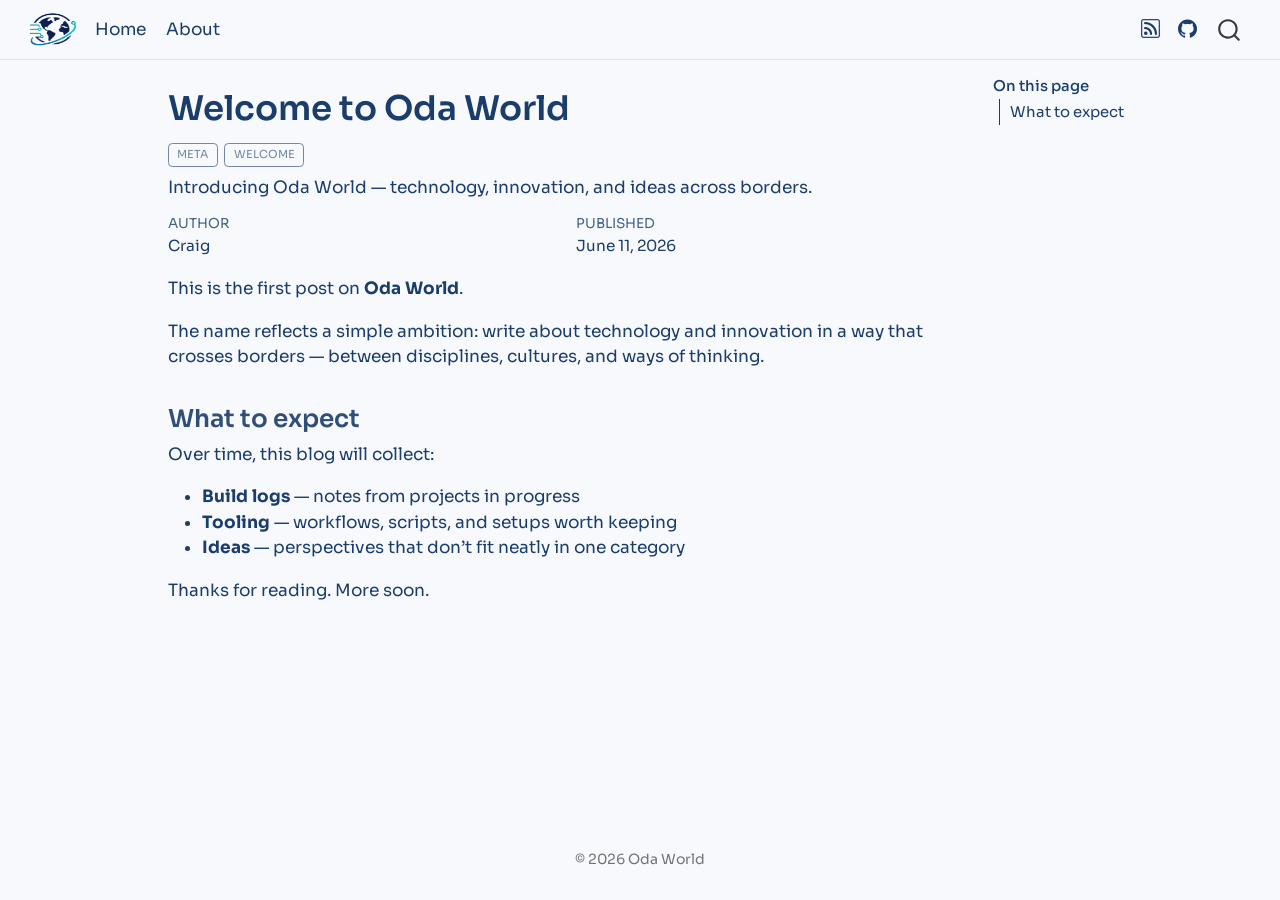
<file: posts/welcome/index.html>
<!DOCTYPE html>
<html xmlns="http://www.w3.org/1999/xhtml" lang="en" xml:lang="en"><head>

<meta charset="utf-8">
<meta name="generator" content="quarto-1.9.38">

<meta name="viewport" content="width=device-width, initial-scale=1.0, user-scalable=yes">

<meta name="author" content="Craig">
<meta name="dcterms.date" content="2026-06-11">
<meta name="description" content="Introducing Oda World — technology, innovation, and ideas across borders.">

<title>Welcome to Oda World – Oda World</title>
<style>
/* Default styles provided by pandoc.
** See https://pandoc.org/MANUAL.html#variables-for-html for config info.
*/
code{white-space: pre-wrap;}
span.smallcaps{font-variant: small-caps;}
div.columns{display: flex; gap: min(4vw, 1.5em);}
div.column{flex: auto; overflow-x: auto;}
div.hanging-indent{margin-left: 1.5em; text-indent: -1.5em;}
ul.task-list{list-style: none;}
ul.task-list li input[type="checkbox"] {
  width: 0.8em;
  margin: 0 0.8em 0.2em -1em; /* quarto-specific, see https://github.com/quarto-dev/quarto-cli/issues/4556 */ 
  vertical-align: middle;
}
</style>


<script src="../../site_libs/quarto-nav/quarto-nav.js"></script>
<script src="../../site_libs/quarto-nav/headroom.min.js"></script>
<script src="../../site_libs/clipboard/clipboard.min.js"></script>
<script src="../../site_libs/quarto-search/autocomplete.umd.js"></script>
<script src="../../site_libs/quarto-search/fuse.min.js"></script>
<script src="../../site_libs/quarto-search/quarto-search.js"></script>
<meta name="quarto:offset" content="../../">
<link href="../../assets/logo-square.png" rel="icon" type="image/png">
<script src="../../site_libs/quarto-html/quarto.js" type="module"></script>
<script src="../../site_libs/quarto-html/tabsets/tabsets.js" type="module"></script>
<script src="../../site_libs/quarto-html/popper.min.js"></script>
<script src="../../site_libs/quarto-html/tippy.umd.min.js"></script>
<script src="../../site_libs/quarto-html/anchor.min.js"></script>
<link href="../../site_libs/quarto-html/tippy.css" rel="stylesheet">
<link href="../../site_libs/quarto-html/quarto-syntax-highlighting-ec3b804cdb3b7409c1d07811eb5e63be.css" rel="stylesheet" class="quarto-color-scheme" id="quarto-text-highlighting-styles">
<link href="../../site_libs/quarto-html/quarto-syntax-highlighting-dark-f2fb246f5715f30f7e7a33bdda2de2f0.css" rel="stylesheet" class="quarto-color-scheme quarto-color-alternate" id="quarto-text-highlighting-styles">
<link href="../../site_libs/quarto-html/quarto-syntax-highlighting-ec3b804cdb3b7409c1d07811eb5e63be.css" rel="stylesheet" class="quarto-color-scheme-extra" id="quarto-text-highlighting-styles">
<script src="../../site_libs/bootstrap/bootstrap.min.js"></script>
<link href="../../site_libs/bootstrap/bootstrap-icons.css" rel="stylesheet">
<link href="../../site_libs/bootstrap/bootstrap-700ef504f88b1f4df9567ce62f693ea5.min.css" rel="stylesheet" append-hash="true" class="quarto-color-scheme" id="quarto-bootstrap" data-mode="light">
<link href="../../site_libs/bootstrap/bootstrap-dark-0d2ace8f2503fb34771148d027219e57.min.css" rel="stylesheet" append-hash="true" class="quarto-color-scheme quarto-color-alternate" id="quarto-bootstrap" data-mode="light">
<link href="../../site_libs/bootstrap/bootstrap-700ef504f88b1f4df9567ce62f693ea5.min.css" rel="stylesheet" append-hash="true" class="quarto-color-scheme-extra" id="quarto-bootstrap" data-mode="light">
<script id="quarto-search-options" type="application/json">{
  "location": "navbar",
  "copy-button": false,
  "collapse-after": 3,
  "panel-placement": "end",
  "type": "overlay",
  "limit": 50,
  "keyboard-shortcut": [
    "f",
    "/",
    "s"
  ],
  "show-item-context": false,
  "language": {
    "search-no-results-text": "No results",
    "search-matching-documents-text": "matching documents",
    "search-copy-link-title": "Copy link to search",
    "search-hide-matches-text": "Hide additional matches",
    "search-more-match-text": "more match in this document",
    "search-more-matches-text": "more matches in this document",
    "search-clear-button-title": "Clear",
    "search-text-placeholder": "",
    "search-detached-cancel-button-title": "Cancel",
    "search-submit-button-title": "Submit",
    "search-label": "Search"
  }
}</script>
<style>html{ scroll-behavior: smooth; }</style>


<link rel="stylesheet" href="../../styles.css">
</head>

<body class="nav-fixed quarto-light">

<div id="quarto-search-results"></div>
  <header id="quarto-header" class="headroom fixed-top">
    <nav class="navbar navbar-expand-lg " data-bs-theme="dark">
      <div class="navbar-container container-fluid">
      <div class="navbar-brand-container mx-auto">
    <a href="../../index.html" class="navbar-brand navbar-brand-logo">
    <img src="../../assets/logo-square.png" alt="Oda World" class="navbar-logo light-content">
    <img src="../../assets/logo-square.png" alt="Oda World" class="navbar-logo dark-content">
    </a>
  </div>
            <div id="quarto-search" class="" title="Search"></div>
          <button class="navbar-toggler" type="button" data-bs-toggle="collapse" data-bs-target="#navbarCollapse" aria-controls="navbarCollapse" role="menu" aria-expanded="false" aria-label="Toggle navigation" onclick="if (window.quartoToggleHeadroom) { window.quartoToggleHeadroom(); }">
  <span class="navbar-toggler-icon"></span>
</button>
          <div class="collapse navbar-collapse" id="navbarCollapse">
            <ul class="navbar-nav navbar-nav-scroll me-auto">
  <li class="nav-item">
    <a class="nav-link" href="../../index.html"> 
<span class="menu-text">Home</span></a>
  </li>  
  <li class="nav-item">
    <a class="nav-link" href="../../about.html"> 
<span class="menu-text">About</span></a>
  </li>  
</ul>
            <ul class="navbar-nav navbar-nav-scroll ms-auto">
  <li class="nav-item compact">
    <a class="nav-link" href="../../index.xml"> <i class="bi bi-rss" role="img">
</i> 
<span class="menu-text"></span></a>
  </li>  
  <li class="nav-item compact">
    <a class="nav-link" href="https://github.com/codetricity"> <i class="bi bi-github" role="img">
</i> 
<span class="menu-text"></span></a>
  </li>  
</ul>
          </div> <!-- /navcollapse -->
            <div class="quarto-navbar-tools">
</div>
      </div> <!-- /container-fluid -->
    </nav>
</header>
<!-- content -->
<div id="quarto-content" class="quarto-container page-columns page-rows-contents page-layout-article page-navbar">
<!-- sidebar -->
<!-- margin-sidebar -->
    <div id="quarto-margin-sidebar" class="sidebar margin-sidebar">
        <nav id="TOC" role="doc-toc" class="toc-active">
    <h2 id="toc-title">On this page</h2>
   
  <ul>
  <li><a href="#what-to-expect" id="toc-what-to-expect" class="nav-link active" data-scroll-target="#what-to-expect">What to expect</a></li>
  </ul>
</nav>
    </div>
<!-- main -->
<main class="content" id="quarto-document-content">

<header id="title-block-header" class="quarto-title-block default">
<div class="quarto-title">
<h1 class="title">Welcome to Oda World</h1>
  <div class="quarto-categories">
    <div class="quarto-category">meta</div>
    <div class="quarto-category">welcome</div>
  </div>
  </div>

<div>
  <div class="description">
    Introducing Oda World — technology, innovation, and ideas across borders.
  </div>
</div>


<div class="quarto-title-meta">

    <div>
    <div class="quarto-title-meta-heading">Author</div>
    <div class="quarto-title-meta-contents">
             <p>Craig </p>
          </div>
  </div>
    
    <div>
    <div class="quarto-title-meta-heading">Published</div>
    <div class="quarto-title-meta-contents">
      <p class="date">June 11, 2026</p>
    </div>
  </div>
  
    
  </div>
  


</header>


<p>This is the first post on <strong>Oda World</strong>.</p>
<p>The name reflects a simple ambition: write about technology and innovation in a way that crosses borders — between disciplines, cultures, and ways of thinking.</p>
<section id="what-to-expect" class="level3">
<h3 class="anchored" data-anchor-id="what-to-expect">What to expect</h3>
<p>Over time, this blog will collect:</p>
<ul>
<li><strong>Build logs</strong> — notes from projects in progress</li>
<li><strong>Tooling</strong> — workflows, scripts, and setups worth keeping</li>
<li><strong>Ideas</strong> — perspectives that don’t fit neatly in one category</li>
</ul>
<p>Thanks for reading. More soon.</p>


</section>

</main> <!-- /main -->
<script id="quarto-html-after-body" type="application/javascript">
  window.document.addEventListener("DOMContentLoaded", function (event) {
    const icon = "";
    const anchorJS = new window.AnchorJS();
    anchorJS.options = {
      placement: 'right',
      icon: icon
    };
    anchorJS.add('.anchored');
    const isCodeAnnotation = (el) => {
      for (const clz of el.classList) {
        if (clz.startsWith('code-annotation-')) {                     
          return true;
        }
      }
      return false;
    }
    const onCopySuccess = function(e) {
      // button target
      const button = e.trigger;
      // don't keep focus
      button.blur();
      // flash "checked"
      button.classList.add('code-copy-button-checked');
      var currentTitle = button.getAttribute("title");
      button.setAttribute("title", "Copied!");
      let tooltip;
      if (window.bootstrap) {
        button.setAttribute("data-bs-toggle", "tooltip");
        button.setAttribute("data-bs-placement", "left");
        button.setAttribute("data-bs-title", "Copied!");
        tooltip = new bootstrap.Tooltip(button, 
          { trigger: "manual", 
            customClass: "code-copy-button-tooltip",
            offset: [0, -8]});
        tooltip.show();    
      }
      setTimeout(function() {
        if (tooltip) {
          tooltip.hide();
          button.removeAttribute("data-bs-title");
          button.removeAttribute("data-bs-toggle");
          button.removeAttribute("data-bs-placement");
        }
        button.setAttribute("title", currentTitle);
        button.classList.remove('code-copy-button-checked');
      }, 1000);
      // clear code selection
      e.clearSelection();
    }
    const getTextToCopy = function(trigger) {
      const outerScaffold = trigger.parentElement.cloneNode(true);
      const codeEl = outerScaffold.querySelector('code');
      for (const childEl of codeEl.children) {
        if (isCodeAnnotation(childEl)) {
          childEl.remove();
        }
      }
      return codeEl.innerText;
    }
    const clipboard = new window.ClipboardJS('.code-copy-button:not([data-in-quarto-modal])', {
      text: getTextToCopy
    });
    clipboard.on('success', onCopySuccess);
    if (window.document.getElementById('quarto-embedded-source-code-modal')) {
      const clipboardModal = new window.ClipboardJS('.code-copy-button[data-in-quarto-modal]', {
        text: getTextToCopy,
        container: window.document.getElementById('quarto-embedded-source-code-modal')
      });
      clipboardModal.on('success', onCopySuccess);
    }
      var localhostRegex = new RegExp(/^(?:http|https):\/\/localhost\:?[0-9]*\//);
      var mailtoRegex = new RegExp(/^mailto:/);
        var filterRegex = new RegExp("https:\/\/codetricity\.github\.io");
      var isInternal = (href) => {
          return filterRegex.test(href) || localhostRegex.test(href) || mailtoRegex.test(href);
      }
      // Inspect non-navigation links and adorn them if external
     var links = window.document.querySelectorAll('a[href]:not(.nav-link):not(.navbar-brand):not(.toc-action):not(.sidebar-link):not(.sidebar-item-toggle):not(.pagination-link):not(.no-external):not([aria-hidden]):not(.dropdown-item):not(.quarto-navigation-tool):not(.about-link)');
      for (var i=0; i<links.length; i++) {
        const link = links[i];
        if (!isInternal(link.href)) {
          // undo the damage that might have been done by quarto-nav.js in the case of
          // links that we want to consider external
          if (link.dataset.originalHref !== undefined) {
            link.href = link.dataset.originalHref;
          }
        }
      }
    function tippyHover(el, contentFn, onTriggerFn, onUntriggerFn) {
      const config = {
        allowHTML: true,
        maxWidth: 500,
        delay: 100,
        arrow: false,
        appendTo: function(el) {
            return el.parentElement;
        },
        interactive: true,
        interactiveBorder: 10,
        theme: 'quarto',
        placement: 'bottom-start',
      };
      if (contentFn) {
        config.content = contentFn;
      }
      if (onTriggerFn) {
        config.onTrigger = onTriggerFn;
      }
      if (onUntriggerFn) {
        config.onUntrigger = onUntriggerFn;
      }
      window.tippy(el, config); 
    }
    const noterefs = window.document.querySelectorAll('a[role="doc-noteref"]');
    for (var i=0; i<noterefs.length; i++) {
      const ref = noterefs[i];
      tippyHover(ref, function() {
        // use id or data attribute instead here
        let href = ref.getAttribute('data-footnote-href') || ref.getAttribute('href');
        try { href = new URL(href).hash; } catch {}
        const id = href.replace(/^#\/?/, "");
        const note = window.document.getElementById(id);
        if (note) {
          return note.innerHTML;
        } else {
          return "";
        }
      });
    }
    const xrefs = window.document.querySelectorAll('a.quarto-xref');
    const processXRef = (id, note) => {
      // Strip column container classes
      const stripColumnClz = (el) => {
        el.classList.remove("page-full", "page-columns");
        if (el.children) {
          for (const child of el.children) {
            stripColumnClz(child);
          }
        }
      }
      stripColumnClz(note)
      if (id === null || id.startsWith('sec-')) {
        // Special case sections, only their first couple elements
        const container = document.createElement("div");
        if (note.children && note.children.length > 2) {
          container.appendChild(note.children[0].cloneNode(true));
          for (let i = 1; i < note.children.length; i++) {
            const child = note.children[i];
            if (child.tagName === "P" && child.innerText === "") {
              continue;
            } else {
              container.appendChild(child.cloneNode(true));
              break;
            }
          }
          if (window.Quarto?.typesetMath) {
            window.Quarto.typesetMath(container);
          }
          return container.innerHTML
        } else {
          if (window.Quarto?.typesetMath) {
            window.Quarto.typesetMath(note);
          }
          return note.innerHTML;
        }
      } else {
        // Remove any anchor links if they are present
        const anchorLink = note.querySelector('a.anchorjs-link');
        if (anchorLink) {
          anchorLink.remove();
        }
        if (window.Quarto?.typesetMath) {
          window.Quarto.typesetMath(note);
        }
        if (note.classList.contains("callout")) {
          return note.outerHTML;
        } else {
          return note.innerHTML;
        }
      }
    }
    for (var i=0; i<xrefs.length; i++) {
      const xref = xrefs[i];
      tippyHover(xref, undefined, function(instance) {
        instance.disable();
        let url = xref.getAttribute('href');
        let hash = undefined; 
        if (url.startsWith('#')) {
          hash = url;
        } else {
          try { hash = new URL(url).hash; } catch {}
        }
        if (hash) {
          const id = hash.replace(/^#\/?/, "");
          const note = window.document.getElementById(id);
          if (note !== null) {
            try {
              const html = processXRef(id, note.cloneNode(true));
              instance.setContent(html);
            } finally {
              instance.enable();
              instance.show();
            }
          } else {
            // See if we can fetch this
            fetch(url.split('#')[0])
            .then(res => res.text())
            .then(html => {
              const parser = new DOMParser();
              const htmlDoc = parser.parseFromString(html, "text/html");
              const note = htmlDoc.getElementById(id);
              if (note !== null) {
                const html = processXRef(id, note);
                instance.setContent(html);
              } 
            }).finally(() => {
              instance.enable();
              instance.show();
            });
          }
        } else {
          // See if we can fetch a full url (with no hash to target)
          // This is a special case and we should probably do some content thinning / targeting
          fetch(url)
          .then(res => res.text())
          .then(html => {
            const parser = new DOMParser();
            const htmlDoc = parser.parseFromString(html, "text/html");
            const note = htmlDoc.querySelector('main.content');
            if (note !== null) {
              // This should only happen for chapter cross references
              // (since there is no id in the URL)
              // remove the first header
              if (note.children.length > 0 && note.children[0].tagName === "HEADER") {
                note.children[0].remove();
              }
              const html = processXRef(null, note);
              instance.setContent(html);
            } 
          }).finally(() => {
            instance.enable();
            instance.show();
          });
        }
      }, function(instance) {
      });
    }
        let selectedAnnoteEl;
        const selectorForAnnotation = ( cell, annotation) => {
          let cellAttr = 'data-code-cell="' + cell + '"';
          let lineAttr = 'data-code-annotation="' +  annotation + '"';
          const selector = 'span[' + cellAttr + '][' + lineAttr + ']';
          return selector;
        }
        const selectCodeLines = (annoteEl) => {
          const doc = window.document;
          const targetCell = annoteEl.getAttribute("data-target-cell");
          const targetAnnotation = annoteEl.getAttribute("data-target-annotation");
          const annoteSpan = window.document.querySelector(selectorForAnnotation(targetCell, targetAnnotation));
          const lines = annoteSpan.getAttribute("data-code-lines").split(",");
          const lineIds = lines.map((line) => {
            return targetCell + "-" + line;
          })
          let top = null;
          let height = null;
          let parent = null;
          if (lineIds.length > 0) {
              //compute the position of the single el (top and bottom and make a div)
              const el = window.document.getElementById(lineIds[0]);
              top = el.offsetTop;
              height = el.offsetHeight;
              parent = el.parentElement.parentElement;
            if (lineIds.length > 1) {
              const lastEl = window.document.getElementById(lineIds[lineIds.length - 1]);
              const bottom = lastEl.offsetTop + lastEl.offsetHeight;
              height = bottom - top;
            }
            if (top !== null && height !== null && parent !== null) {
              // cook up a div (if necessary) and position it 
              let div = window.document.getElementById("code-annotation-line-highlight");
              if (div === null) {
                div = window.document.createElement("div");
                div.setAttribute("id", "code-annotation-line-highlight");
                div.style.position = 'absolute';
                parent.appendChild(div);
              }
              div.style.top = top - 2 + "px";
              div.style.height = height + 4 + "px";
              div.style.left = 0;
              let gutterDiv = window.document.getElementById("code-annotation-line-highlight-gutter");
              if (gutterDiv === null) {
                gutterDiv = window.document.createElement("div");
                gutterDiv.setAttribute("id", "code-annotation-line-highlight-gutter");
                gutterDiv.style.position = 'absolute';
                const codeCell = window.document.getElementById(targetCell);
                const gutter = codeCell.querySelector('.code-annotation-gutter');
                gutter.appendChild(gutterDiv);
              }
              gutterDiv.style.top = top - 2 + "px";
              gutterDiv.style.height = height + 4 + "px";
            }
            selectedAnnoteEl = annoteEl;
          }
        };
        const unselectCodeLines = () => {
          const elementsIds = ["code-annotation-line-highlight", "code-annotation-line-highlight-gutter"];
          elementsIds.forEach((elId) => {
            const div = window.document.getElementById(elId);
            if (div) {
              div.remove();
            }
          });
          selectedAnnoteEl = undefined;
        };
          // Handle positioning of the toggle
      window.addEventListener(
        "resize",
        throttle(() => {
          elRect = undefined;
          if (selectedAnnoteEl) {
            selectCodeLines(selectedAnnoteEl);
          }
        }, 10)
      );
      function throttle(fn, ms) {
      let throttle = false;
      let timer;
        return (...args) => {
          if(!throttle) { // first call gets through
              fn.apply(this, args);
              throttle = true;
          } else { // all the others get throttled
              if(timer) clearTimeout(timer); // cancel #2
              timer = setTimeout(() => {
                fn.apply(this, args);
                timer = throttle = false;
              }, ms);
          }
        };
      }
        // Attach click handler to the DT
        const annoteDls = window.document.querySelectorAll('dt[data-target-cell]');
        for (const annoteDlNode of annoteDls) {
          annoteDlNode.addEventListener('click', (event) => {
            const clickedEl = event.target;
            if (clickedEl !== selectedAnnoteEl) {
              unselectCodeLines();
              const activeEl = window.document.querySelector('dt[data-target-cell].code-annotation-active');
              if (activeEl) {
                activeEl.classList.remove('code-annotation-active');
              }
              selectCodeLines(clickedEl);
              clickedEl.classList.add('code-annotation-active');
            } else {
              // Unselect the line
              unselectCodeLines();
              clickedEl.classList.remove('code-annotation-active');
            }
          });
        }
    const findCites = (el) => {
      const parentEl = el.parentElement;
      if (parentEl) {
        const cites = parentEl.dataset.cites;
        if (cites) {
          return {
            el,
            cites: cites.split(' ')
          };
        } else {
          return findCites(el.parentElement)
        }
      } else {
        return undefined;
      }
    };
    var bibliorefs = window.document.querySelectorAll('a[role="doc-biblioref"]');
    for (var i=0; i<bibliorefs.length; i++) {
      const ref = bibliorefs[i];
      const citeInfo = findCites(ref);
      if (citeInfo) {
        tippyHover(citeInfo.el, function() {
          var popup = window.document.createElement('div');
          citeInfo.cites.forEach(function(cite) {
            var citeDiv = window.document.createElement('div');
            citeDiv.classList.add('hanging-indent');
            citeDiv.classList.add('csl-entry');
            var biblioDiv = window.document.getElementById('ref-' + cite);
            if (biblioDiv) {
              citeDiv.innerHTML = biblioDiv.innerHTML;
            }
            popup.appendChild(citeDiv);
          });
          return popup.innerHTML;
        });
      }
    }
  });
  </script>
</div> <!-- /content -->
<footer class="footer">
  <div class="nav-footer">
    <div class="nav-footer-left">
      &nbsp;
    </div>   
    <div class="nav-footer-center">
<p>© 2026 Oda World</p>
</div>
    <div class="nav-footer-right">
      &nbsp;
    </div>
  </div>
</footer>




<script src="../../site_libs/quarto-html/zenscroll-min.js"></script>
</body></html>
</file>
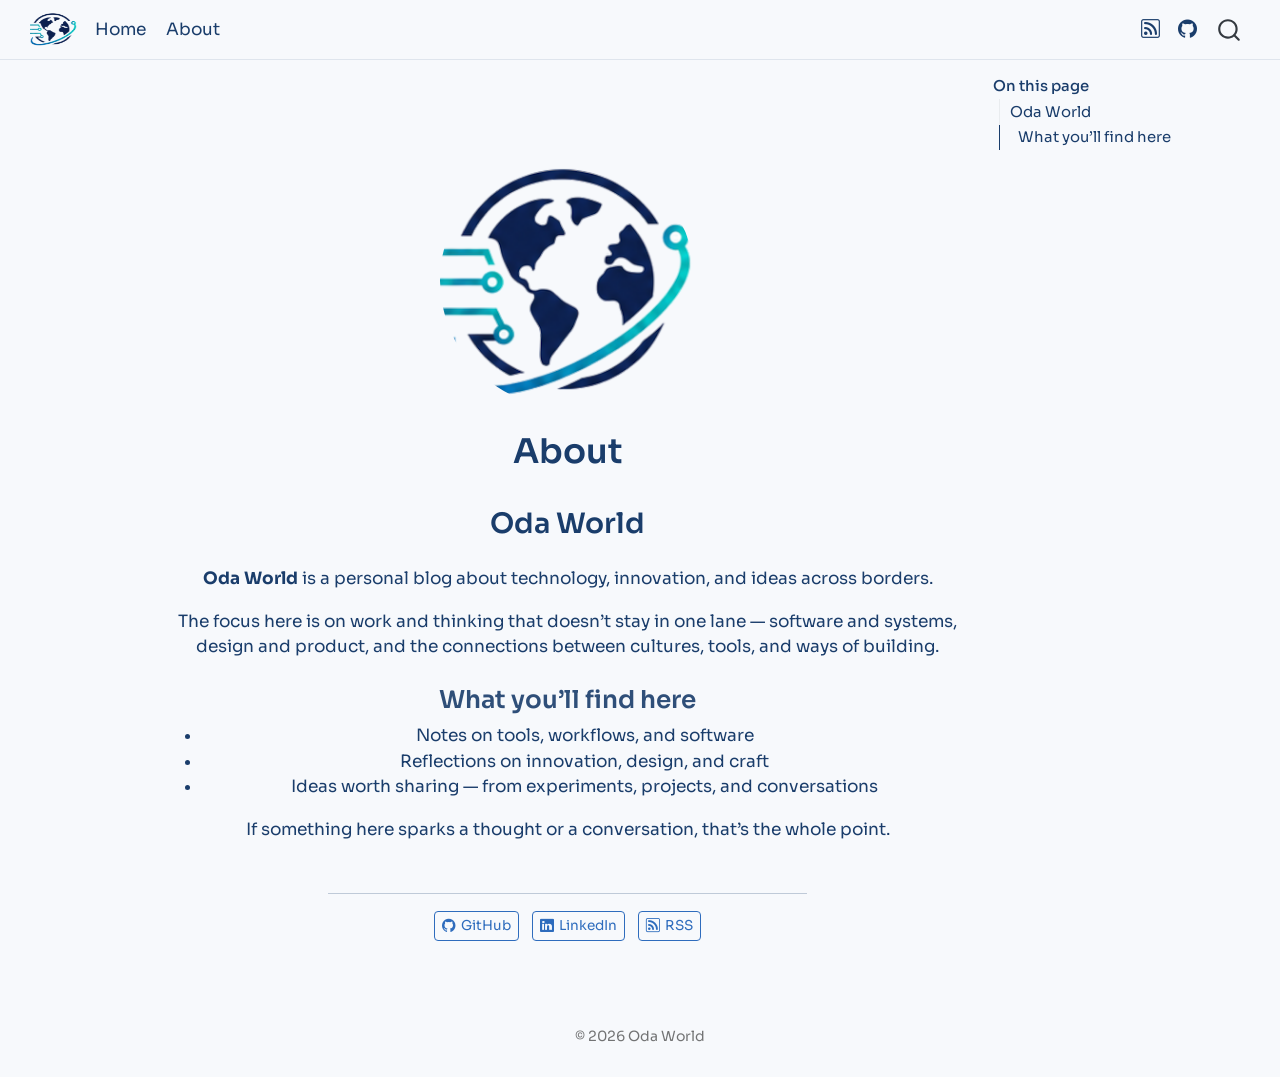
<file: about.html>
<!DOCTYPE html>
<html xmlns="http://www.w3.org/1999/xhtml" lang="en" xml:lang="en"><head>

<meta charset="utf-8">
<meta name="generator" content="quarto-1.9.38">

<meta name="viewport" content="width=device-width, initial-scale=1.0, user-scalable=yes">


<title>About – Oda World</title>
<style>
/* Default styles provided by pandoc.
** See https://pandoc.org/MANUAL.html#variables-for-html for config info.
*/
code{white-space: pre-wrap;}
span.smallcaps{font-variant: small-caps;}
div.columns{display: flex; gap: min(4vw, 1.5em);}
div.column{flex: auto; overflow-x: auto;}
div.hanging-indent{margin-left: 1.5em; text-indent: -1.5em;}
ul.task-list{list-style: none;}
ul.task-list li input[type="checkbox"] {
  width: 0.8em;
  margin: 0 0.8em 0.2em -1em; /* quarto-specific, see https://github.com/quarto-dev/quarto-cli/issues/4556 */ 
  vertical-align: middle;
}
</style>


<script src="site_libs/quarto-nav/quarto-nav.js"></script>
<script src="site_libs/quarto-nav/headroom.min.js"></script>
<script src="site_libs/clipboard/clipboard.min.js"></script>
<script src="site_libs/quarto-search/autocomplete.umd.js"></script>
<script src="site_libs/quarto-search/fuse.min.js"></script>
<script src="site_libs/quarto-search/quarto-search.js"></script>
<meta name="quarto:offset" content="./">
<link href="./assets/favicon.ico" rel="icon">
<script src="site_libs/quarto-html/quarto.js" type="module"></script>
<script src="site_libs/quarto-html/tabsets/tabsets.js" type="module"></script>
<script src="site_libs/quarto-html/popper.min.js"></script>
<script src="site_libs/quarto-html/tippy.umd.min.js"></script>
<link href="site_libs/quarto-html/tippy.css" rel="stylesheet">
<link href="site_libs/quarto-html/quarto-syntax-highlighting-ec3b804cdb3b7409c1d07811eb5e63be.css" rel="stylesheet" class="quarto-color-scheme" id="quarto-text-highlighting-styles">
<link href="site_libs/quarto-html/quarto-syntax-highlighting-dark-f2fb246f5715f30f7e7a33bdda2de2f0.css" rel="stylesheet" class="quarto-color-scheme quarto-color-alternate" id="quarto-text-highlighting-styles">
<link href="site_libs/quarto-html/quarto-syntax-highlighting-ec3b804cdb3b7409c1d07811eb5e63be.css" rel="stylesheet" class="quarto-color-scheme-extra" id="quarto-text-highlighting-styles">
<script src="site_libs/bootstrap/bootstrap.min.js"></script>
<link href="site_libs/bootstrap/bootstrap-icons.css" rel="stylesheet">
<link href="site_libs/bootstrap/bootstrap-700ef504f88b1f4df9567ce62f693ea5.min.css" rel="stylesheet" append-hash="true" class="quarto-color-scheme" id="quarto-bootstrap" data-mode="light">
<link href="site_libs/bootstrap/bootstrap-dark-0d2ace8f2503fb34771148d027219e57.min.css" rel="stylesheet" append-hash="true" class="quarto-color-scheme quarto-color-alternate" id="quarto-bootstrap" data-mode="light">
<link href="site_libs/bootstrap/bootstrap-700ef504f88b1f4df9567ce62f693ea5.min.css" rel="stylesheet" append-hash="true" class="quarto-color-scheme-extra" id="quarto-bootstrap" data-mode="light">
<script id="quarto-search-options" type="application/json">{
  "location": "navbar",
  "copy-button": false,
  "collapse-after": 3,
  "panel-placement": "end",
  "type": "overlay",
  "limit": 50,
  "keyboard-shortcut": [
    "f",
    "/",
    "s"
  ],
  "show-item-context": false,
  "language": {
    "search-no-results-text": "No results",
    "search-matching-documents-text": "matching documents",
    "search-copy-link-title": "Copy link to search",
    "search-hide-matches-text": "Hide additional matches",
    "search-more-match-text": "more match in this document",
    "search-more-matches-text": "more matches in this document",
    "search-clear-button-title": "Clear",
    "search-text-placeholder": "",
    "search-detached-cancel-button-title": "Cancel",
    "search-submit-button-title": "Submit",
    "search-label": "Search"
  }
}</script>
<style>html{ scroll-behavior: smooth; }</style>


<link rel="stylesheet" href="styles.css">
</head>

<body class="nav-fixed quarto-light">

<div id="quarto-search-results"></div>
  <header id="quarto-header" class="headroom fixed-top">
    <nav class="navbar navbar-expand-lg " data-bs-theme="dark">
      <div class="navbar-container container-fluid">
      <div class="navbar-brand-container mx-auto">
    <a href="./index.html" class="navbar-brand navbar-brand-logo">
    <img src="./assets/logo-square.png" alt="Oda World" class="navbar-logo light-content">
    <img src="./assets/logo-square.png" alt="Oda World" class="navbar-logo dark-content">
    </a>
  </div>
            <div id="quarto-search" class="" title="Search"></div>
          <button class="navbar-toggler" type="button" data-bs-toggle="collapse" data-bs-target="#navbarCollapse" aria-controls="navbarCollapse" role="menu" aria-expanded="false" aria-label="Toggle navigation" onclick="if (window.quartoToggleHeadroom) { window.quartoToggleHeadroom(); }">
  <span class="navbar-toggler-icon"></span>
</button>
          <div class="collapse navbar-collapse" id="navbarCollapse">
            <ul class="navbar-nav navbar-nav-scroll me-auto">
  <li class="nav-item">
    <a class="nav-link" href="./index.html"> 
<span class="menu-text">Home</span></a>
  </li>  
  <li class="nav-item">
    <a class="nav-link active" href="./about.html" aria-current="page"> 
<span class="menu-text">About</span></a>
  </li>  
</ul>
            <ul class="navbar-nav navbar-nav-scroll ms-auto">
  <li class="nav-item compact">
    <a class="nav-link" href="./index.xml"> <i class="bi bi-rss" role="img">
</i> 
<span class="menu-text"></span></a>
  </li>  
  <li class="nav-item compact">
    <a class="nav-link" href="https://github.com/codetricity"> <i class="bi bi-github" role="img">
</i> 
<span class="menu-text"></span></a>
  </li>  
</ul>
          </div> <!-- /navcollapse -->
            <div class="quarto-navbar-tools">
</div>
      </div> <!-- /container-fluid -->
    </nav>
</header>
<!-- content -->
<div id="quarto-content" class="quarto-container page-columns page-rows-contents page-layout-article page-navbar">
<!-- sidebar -->
<!-- margin-sidebar -->
    <div id="quarto-margin-sidebar" class="sidebar margin-sidebar">
        <nav id="TOC" role="doc-toc" class="toc-active">
    <h2 id="toc-title">On this page</h2>
  <ul>
  <li><a href="#oda-world" id="toc-oda-world" class="nav-link active" data-scroll-target="#oda-world">Oda World</a>
  <ul class="collapse">
  <li><a href="#what-youll-find-here" id="toc-what-youll-find-here" class="nav-link" data-scroll-target="#what-youll-find-here">What you’ll find here</a></li>
  </ul></li>
  </ul>
</nav>
    </div>
<!-- main -->
<div class="quarto-about-jolla">
  <img src="assets/logo-square.png" class="about-image
  round " style="height: 15em; width: 15em;">
 <header id="title-block-header" class="quarto-title-block default">
<div class="quarto-title">
<h1 class="title">About</h1>
</div>
<div class="quarto-title-meta">
  </div>
</header><main class="content" id="quarto-document-content">

<section id="oda-world" class="level2">
<h2 data-anchor-id="oda-world">Oda World</h2>
<p><strong>Oda World</strong> is a personal blog about technology, innovation, and ideas across borders.</p>
<p>The focus here is on work and thinking that doesn’t stay in one lane — software and systems, design and product, and the connections between cultures, tools, and ways of building.</p>
<section id="what-youll-find-here" class="level3">
<h3 data-anchor-id="what-youll-find-here">What you’ll find here</h3>
<ul>
<li>Notes on tools, workflows, and software</li>
<li>Reflections on innovation, design, and craft</li>
<li>Ideas worth sharing — from experiments, projects, and conversations</li>
</ul>
<p>If something here sparks a thought or a conversation, that’s the whole point.</p>


</section>
</section>
</main> 
  <hr class="about-sep">
   <div class="about-links">
  <a href="https://github.com/codetricity" class="about-link" rel="" target="">
    <i class="bi bi-github"></i>
     <span class="about-link-text">GitHub</span>
  </a>
  <a href="https://www.linkedin.com/in/craigoda/" class="about-link" rel="" target="">
    <i class="bi bi-linkedin"></i>
     <span class="about-link-text">LinkedIn</span>
  </a>
  <a href="/index.xml" class="about-link" rel="" target="">
    <i class="bi bi-rss"></i>
     <span class="about-link-text">RSS</span>
  </a>
</div>
</div>
 <!-- /main -->
<script id="quarto-html-after-body" type="application/javascript">
  window.document.addEventListener("DOMContentLoaded", function (event) {
    const isCodeAnnotation = (el) => {
      for (const clz of el.classList) {
        if (clz.startsWith('code-annotation-')) {                     
          return true;
        }
      }
      return false;
    }
    const onCopySuccess = function(e) {
      // button target
      const button = e.trigger;
      // don't keep focus
      button.blur();
      // flash "checked"
      button.classList.add('code-copy-button-checked');
      var currentTitle = button.getAttribute("title");
      button.setAttribute("title", "Copied!");
      let tooltip;
      if (window.bootstrap) {
        button.setAttribute("data-bs-toggle", "tooltip");
        button.setAttribute("data-bs-placement", "left");
        button.setAttribute("data-bs-title", "Copied!");
        tooltip = new bootstrap.Tooltip(button, 
          { trigger: "manual", 
            customClass: "code-copy-button-tooltip",
            offset: [0, -8]});
        tooltip.show();    
      }
      setTimeout(function() {
        if (tooltip) {
          tooltip.hide();
          button.removeAttribute("data-bs-title");
          button.removeAttribute("data-bs-toggle");
          button.removeAttribute("data-bs-placement");
        }
        button.setAttribute("title", currentTitle);
        button.classList.remove('code-copy-button-checked');
      }, 1000);
      // clear code selection
      e.clearSelection();
    }
    const getTextToCopy = function(trigger) {
      const outerScaffold = trigger.parentElement.cloneNode(true);
      const codeEl = outerScaffold.querySelector('code');
      for (const childEl of codeEl.children) {
        if (isCodeAnnotation(childEl)) {
          childEl.remove();
        }
      }
      return codeEl.innerText;
    }
    const clipboard = new window.ClipboardJS('.code-copy-button:not([data-in-quarto-modal])', {
      text: getTextToCopy
    });
    clipboard.on('success', onCopySuccess);
    if (window.document.getElementById('quarto-embedded-source-code-modal')) {
      const clipboardModal = new window.ClipboardJS('.code-copy-button[data-in-quarto-modal]', {
        text: getTextToCopy,
        container: window.document.getElementById('quarto-embedded-source-code-modal')
      });
      clipboardModal.on('success', onCopySuccess);
    }
      var localhostRegex = new RegExp(/^(?:http|https):\/\/localhost\:?[0-9]*\//);
      var mailtoRegex = new RegExp(/^mailto:/);
        var filterRegex = new RegExp("https:\/\/codetricity\.github\.io");
      var isInternal = (href) => {
          return filterRegex.test(href) || localhostRegex.test(href) || mailtoRegex.test(href);
      }
      // Inspect non-navigation links and adorn them if external
     var links = window.document.querySelectorAll('a[href]:not(.nav-link):not(.navbar-brand):not(.toc-action):not(.sidebar-link):not(.sidebar-item-toggle):not(.pagination-link):not(.no-external):not([aria-hidden]):not(.dropdown-item):not(.quarto-navigation-tool):not(.about-link)');
      for (var i=0; i<links.length; i++) {
        const link = links[i];
        if (!isInternal(link.href)) {
          // undo the damage that might have been done by quarto-nav.js in the case of
          // links that we want to consider external
          if (link.dataset.originalHref !== undefined) {
            link.href = link.dataset.originalHref;
          }
        }
      }
    function tippyHover(el, contentFn, onTriggerFn, onUntriggerFn) {
      const config = {
        allowHTML: true,
        maxWidth: 500,
        delay: 100,
        arrow: false,
        appendTo: function(el) {
            return el.parentElement;
        },
        interactive: true,
        interactiveBorder: 10,
        theme: 'quarto',
        placement: 'bottom-start',
      };
      if (contentFn) {
        config.content = contentFn;
      }
      if (onTriggerFn) {
        config.onTrigger = onTriggerFn;
      }
      if (onUntriggerFn) {
        config.onUntrigger = onUntriggerFn;
      }
      window.tippy(el, config); 
    }
    const noterefs = window.document.querySelectorAll('a[role="doc-noteref"]');
    for (var i=0; i<noterefs.length; i++) {
      const ref = noterefs[i];
      tippyHover(ref, function() {
        // use id or data attribute instead here
        let href = ref.getAttribute('data-footnote-href') || ref.getAttribute('href');
        try { href = new URL(href).hash; } catch {}
        const id = href.replace(/^#\/?/, "");
        const note = window.document.getElementById(id);
        if (note) {
          return note.innerHTML;
        } else {
          return "";
        }
      });
    }
    const xrefs = window.document.querySelectorAll('a.quarto-xref');
    const processXRef = (id, note) => {
      // Strip column container classes
      const stripColumnClz = (el) => {
        el.classList.remove("page-full", "page-columns");
        if (el.children) {
          for (const child of el.children) {
            stripColumnClz(child);
          }
        }
      }
      stripColumnClz(note)
      if (id === null || id.startsWith('sec-')) {
        // Special case sections, only their first couple elements
        const container = document.createElement("div");
        if (note.children && note.children.length > 2) {
          container.appendChild(note.children[0].cloneNode(true));
          for (let i = 1; i < note.children.length; i++) {
            const child = note.children[i];
            if (child.tagName === "P" && child.innerText === "") {
              continue;
            } else {
              container.appendChild(child.cloneNode(true));
              break;
            }
          }
          if (window.Quarto?.typesetMath) {
            window.Quarto.typesetMath(container);
          }
          return container.innerHTML
        } else {
          if (window.Quarto?.typesetMath) {
            window.Quarto.typesetMath(note);
          }
          return note.innerHTML;
        }
      } else {
        // Remove any anchor links if they are present
        const anchorLink = note.querySelector('a.anchorjs-link');
        if (anchorLink) {
          anchorLink.remove();
        }
        if (window.Quarto?.typesetMath) {
          window.Quarto.typesetMath(note);
        }
        if (note.classList.contains("callout")) {
          return note.outerHTML;
        } else {
          return note.innerHTML;
        }
      }
    }
    for (var i=0; i<xrefs.length; i++) {
      const xref = xrefs[i];
      tippyHover(xref, undefined, function(instance) {
        instance.disable();
        let url = xref.getAttribute('href');
        let hash = undefined; 
        if (url.startsWith('#')) {
          hash = url;
        } else {
          try { hash = new URL(url).hash; } catch {}
        }
        if (hash) {
          const id = hash.replace(/^#\/?/, "");
          const note = window.document.getElementById(id);
          if (note !== null) {
            try {
              const html = processXRef(id, note.cloneNode(true));
              instance.setContent(html);
            } finally {
              instance.enable();
              instance.show();
            }
          } else {
            // See if we can fetch this
            fetch(url.split('#')[0])
            .then(res => res.text())
            .then(html => {
              const parser = new DOMParser();
              const htmlDoc = parser.parseFromString(html, "text/html");
              const note = htmlDoc.getElementById(id);
              if (note !== null) {
                const html = processXRef(id, note);
                instance.setContent(html);
              } 
            }).finally(() => {
              instance.enable();
              instance.show();
            });
          }
        } else {
          // See if we can fetch a full url (with no hash to target)
          // This is a special case and we should probably do some content thinning / targeting
          fetch(url)
          .then(res => res.text())
          .then(html => {
            const parser = new DOMParser();
            const htmlDoc = parser.parseFromString(html, "text/html");
            const note = htmlDoc.querySelector('main.content');
            if (note !== null) {
              // This should only happen for chapter cross references
              // (since there is no id in the URL)
              // remove the first header
              if (note.children.length > 0 && note.children[0].tagName === "HEADER") {
                note.children[0].remove();
              }
              const html = processXRef(null, note);
              instance.setContent(html);
            } 
          }).finally(() => {
            instance.enable();
            instance.show();
          });
        }
      }, function(instance) {
      });
    }
        let selectedAnnoteEl;
        const selectorForAnnotation = ( cell, annotation) => {
          let cellAttr = 'data-code-cell="' + cell + '"';
          let lineAttr = 'data-code-annotation="' +  annotation + '"';
          const selector = 'span[' + cellAttr + '][' + lineAttr + ']';
          return selector;
        }
        const selectCodeLines = (annoteEl) => {
          const doc = window.document;
          const targetCell = annoteEl.getAttribute("data-target-cell");
          const targetAnnotation = annoteEl.getAttribute("data-target-annotation");
          const annoteSpan = window.document.querySelector(selectorForAnnotation(targetCell, targetAnnotation));
          const lines = annoteSpan.getAttribute("data-code-lines").split(",");
          const lineIds = lines.map((line) => {
            return targetCell + "-" + line;
          })
          let top = null;
          let height = null;
          let parent = null;
          if (lineIds.length > 0) {
              //compute the position of the single el (top and bottom and make a div)
              const el = window.document.getElementById(lineIds[0]);
              top = el.offsetTop;
              height = el.offsetHeight;
              parent = el.parentElement.parentElement;
            if (lineIds.length > 1) {
              const lastEl = window.document.getElementById(lineIds[lineIds.length - 1]);
              const bottom = lastEl.offsetTop + lastEl.offsetHeight;
              height = bottom - top;
            }
            if (top !== null && height !== null && parent !== null) {
              // cook up a div (if necessary) and position it 
              let div = window.document.getElementById("code-annotation-line-highlight");
              if (div === null) {
                div = window.document.createElement("div");
                div.setAttribute("id", "code-annotation-line-highlight");
                div.style.position = 'absolute';
                parent.appendChild(div);
              }
              div.style.top = top - 2 + "px";
              div.style.height = height + 4 + "px";
              div.style.left = 0;
              let gutterDiv = window.document.getElementById("code-annotation-line-highlight-gutter");
              if (gutterDiv === null) {
                gutterDiv = window.document.createElement("div");
                gutterDiv.setAttribute("id", "code-annotation-line-highlight-gutter");
                gutterDiv.style.position = 'absolute';
                const codeCell = window.document.getElementById(targetCell);
                const gutter = codeCell.querySelector('.code-annotation-gutter');
                gutter.appendChild(gutterDiv);
              }
              gutterDiv.style.top = top - 2 + "px";
              gutterDiv.style.height = height + 4 + "px";
            }
            selectedAnnoteEl = annoteEl;
          }
        };
        const unselectCodeLines = () => {
          const elementsIds = ["code-annotation-line-highlight", "code-annotation-line-highlight-gutter"];
          elementsIds.forEach((elId) => {
            const div = window.document.getElementById(elId);
            if (div) {
              div.remove();
            }
          });
          selectedAnnoteEl = undefined;
        };
          // Handle positioning of the toggle
      window.addEventListener(
        "resize",
        throttle(() => {
          elRect = undefined;
          if (selectedAnnoteEl) {
            selectCodeLines(selectedAnnoteEl);
          }
        }, 10)
      );
      function throttle(fn, ms) {
      let throttle = false;
      let timer;
        return (...args) => {
          if(!throttle) { // first call gets through
              fn.apply(this, args);
              throttle = true;
          } else { // all the others get throttled
              if(timer) clearTimeout(timer); // cancel #2
              timer = setTimeout(() => {
                fn.apply(this, args);
                timer = throttle = false;
              }, ms);
          }
        };
      }
        // Attach click handler to the DT
        const annoteDls = window.document.querySelectorAll('dt[data-target-cell]');
        for (const annoteDlNode of annoteDls) {
          annoteDlNode.addEventListener('click', (event) => {
            const clickedEl = event.target;
            if (clickedEl !== selectedAnnoteEl) {
              unselectCodeLines();
              const activeEl = window.document.querySelector('dt[data-target-cell].code-annotation-active');
              if (activeEl) {
                activeEl.classList.remove('code-annotation-active');
              }
              selectCodeLines(clickedEl);
              clickedEl.classList.add('code-annotation-active');
            } else {
              // Unselect the line
              unselectCodeLines();
              clickedEl.classList.remove('code-annotation-active');
            }
          });
        }
    const findCites = (el) => {
      const parentEl = el.parentElement;
      if (parentEl) {
        const cites = parentEl.dataset.cites;
        if (cites) {
          return {
            el,
            cites: cites.split(' ')
          };
        } else {
          return findCites(el.parentElement)
        }
      } else {
        return undefined;
      }
    };
    var bibliorefs = window.document.querySelectorAll('a[role="doc-biblioref"]');
    for (var i=0; i<bibliorefs.length; i++) {
      const ref = bibliorefs[i];
      const citeInfo = findCites(ref);
      if (citeInfo) {
        tippyHover(citeInfo.el, function() {
          var popup = window.document.createElement('div');
          citeInfo.cites.forEach(function(cite) {
            var citeDiv = window.document.createElement('div');
            citeDiv.classList.add('hanging-indent');
            citeDiv.classList.add('csl-entry');
            var biblioDiv = window.document.getElementById('ref-' + cite);
            if (biblioDiv) {
              citeDiv.innerHTML = biblioDiv.innerHTML;
            }
            popup.appendChild(citeDiv);
          });
          return popup.innerHTML;
        });
      }
    }
  });
  </script>
</div> <!-- /content -->
<footer class="footer">
  <div class="nav-footer">
    <div class="nav-footer-left">
      &nbsp;
    </div>   
    <div class="nav-footer-center">
<p>© 2026 Oda World</p>
</div>
    <div class="nav-footer-right">
      &nbsp;
    </div>
  </div>
</footer>




<script src="site_libs/quarto-html/zenscroll-min.js"></script>
</body></html>
</file>
<file: site_libs/quarto-html/tippy.css>
.tippy-box[data-animation=fade][data-state=hidden]{opacity:0}[data-tippy-root]{max-width:calc(100vw - 10px)}.tippy-box{position:relative;background-color:#333;color:#fff;border-radius:4px;font-size:14px;line-height:1.4;white-space:normal;outline:0;transition-property:transform,visibility,opacity}.tippy-box[data-placement^=top]>.tippy-arrow{bottom:0}.tippy-box[data-placement^=top]>.tippy-arrow:before{bottom:-7px;left:0;border-width:8px 8px 0;border-top-color:initial;transform-origin:center top}.tippy-box[data-placement^=bottom]>.tippy-arrow{top:0}.tippy-box[data-placement^=bottom]>.tippy-arrow:before{top:-7px;left:0;border-width:0 8px 8px;border-bottom-color:initial;transform-origin:center bottom}.tippy-box[data-placement^=left]>.tippy-arrow{right:0}.tippy-box[data-placement^=left]>.tippy-arrow:before{border-width:8px 0 8px 8px;border-left-color:initial;right:-7px;transform-origin:center left}.tippy-box[data-placement^=right]>.tippy-arrow{left:0}.tippy-box[data-placement^=right]>.tippy-arrow:before{left:-7px;border-width:8px 8px 8px 0;border-right-color:initial;transform-origin:center right}.tippy-box[data-inertia][data-state=visible]{transition-timing-function:cubic-bezier(.54,1.5,.38,1.11)}.tippy-arrow{width:16px;height:16px;color:#333}.tippy-arrow:before{content:"";position:absolute;border-color:transparent;border-style:solid}.tippy-content{position:relative;padding:5px 9px;z-index:1}
</file>
<file: site_libs/quarto-html/quarto-syntax-highlighting-ec3b804cdb3b7409c1d07811eb5e63be.css>
/* quarto syntax highlight colors */
:root {
  --quarto-hl-al-color: #ff5555;
  --quarto-hl-an-color: #6a737d;
  --quarto-hl-at-color: #d73a49;
  --quarto-hl-bn-color: #005cc5;
  --quarto-hl-bu-color: #d73a49;
  --quarto-hl-ch-color: #032f62;
  --quarto-hl-co-color: #6a737d;
  --quarto-hl-cv-color: #6a737d;
  --quarto-hl-cn-color: #005cc5;
  --quarto-hl-cf-color: #d73a49;
  --quarto-hl-dt-color: #d73a49;
  --quarto-hl-dv-color: #005cc5;
  --quarto-hl-do-color: #6a737d;
  --quarto-hl-er-color: #ff5555;
  --quarto-hl-ex-color: #d73a49;
  --quarto-hl-fl-color: #005cc5;
  --quarto-hl-fu-color: #6f42c1;
  --quarto-hl-im-color: #032f62;
  --quarto-hl-in-color: #6a737d;
  --quarto-hl-kw-color: #d73a49;
  --quarto-hl-op-color: #24292e;
  --quarto-hl-pp-color: #d73a49;
  --quarto-hl-re-color: #6a737d;
  --quarto-hl-sc-color: #005cc5;
  --quarto-hl-ss-color: #032f62;
  --quarto-hl-st-color: #032f62;
  --quarto-hl-va-color: #e36209;
  --quarto-hl-vs-color: #032f62;
  --quarto-hl-wa-color: #ff5555;
}

/* other quarto variables */
:root {
  --quarto-font-monospace: IBM Plex Mono;
}

/* syntax highlight based on Pandoc's rules */
pre > code.sourceCode > span {
  color: #24292e;
}

code.sourceCode > span {
  color: #24292e;
}

div.sourceCode,
div.sourceCode pre.sourceCode {
  color: #24292e;
}

/* Normal */
code span {
  color: #24292e;
}

/* Alert */
code span.al {
  font-weight: bold;
  color: #ff5555;
}

/* Annotation */
code span.an {
  color: #6a737d;
}

/* Attribute */
code span.at {
  color: #d73a49;
}

/* BaseN */
code span.bn {
  color: #005cc5;
}

/* BuiltIn */
code span.bu {
  color: #d73a49;
}

/* ControlFlow */
code span.cf {
  color: #d73a49;
}

/* Char */
code span.ch {
  color: #032f62;
}

/* Constant */
code span.cn {
  color: #005cc5;
}

/* Comment */
code span.co {
  color: #6a737d;
}

/* CommentVar */
code span.cv {
  color: #6a737d;
}

/* Documentation */
code span.do {
  color: #6a737d;
}

/* DataType */
code span.dt {
  color: #d73a49;
}

/* DecVal */
code span.dv {
  color: #005cc5;
}

/* Error */
code span.er {
  color: #ff5555;
  text-decoration: underline;
}

/* Extension */
code span.ex {
  font-weight: bold;
  color: #d73a49;
}

/* Float */
code span.fl {
  color: #005cc5;
}

/* Function */
code span.fu {
  color: #6f42c1;
}

/* Import */
code span.im {
  color: #032f62;
}

/* Information */
code span.in {
  color: #6a737d;
}

/* Keyword */
code span.kw {
  color: #d73a49;
}

/* Operator */
code span.op {
  color: #24292e;
}

/* Preprocessor */
code span.pp {
  color: #d73a49;
}

/* RegionMarker */
code span.re {
  color: #6a737d;
}

/* SpecialChar */
code span.sc {
  color: #005cc5;
}

/* SpecialString */
code span.ss {
  color: #032f62;
}

/* String */
code span.st {
  color: #032f62;
}

/* Variable */
code span.va {
  color: #e36209;
}

/* VerbatimString */
code span.vs {
  color: #032f62;
}

/* Warning */
code span.wa {
  color: #ff5555;
}

.prevent-inlining {
  content: "</";
}

/*# sourceMappingURL=ecacd227033938ad243d50bd7d26749f.css.map */
</file>
<file: site_libs/quarto-html/quarto-syntax-highlighting-dark-f2fb246f5715f30f7e7a33bdda2de2f0.css>
/* quarto syntax highlight colors */
:root {
  --quarto-hl-al-color: #ff5555;
  --quarto-hl-an-color: #6a737d;
  --quarto-hl-at-color: #f97583;
  --quarto-hl-bn-color: #79b8ff;
  --quarto-hl-bu-color: #f97583;
  --quarto-hl-ch-color: #9ecbff;
  --quarto-hl-co-color: #6a737d;
  --quarto-hl-cv-color: #6a737d;
  --quarto-hl-cn-color: #79b8ff;
  --quarto-hl-cf-color: #f97583;
  --quarto-hl-dt-color: #f97583;
  --quarto-hl-dv-color: #79b8ff;
  --quarto-hl-do-color: #6a737d;
  --quarto-hl-er-color: #ff5555;
  --quarto-hl-ex-color: #f97583;
  --quarto-hl-fl-color: #79b8ff;
  --quarto-hl-fu-color: #b392f0;
  --quarto-hl-im-color: #9ecbff;
  --quarto-hl-in-color: #6a737d;
  --quarto-hl-kw-color: #f97583;
  --quarto-hl-op-color: #e1e4e8;
  --quarto-hl-pp-color: #f97583;
  --quarto-hl-re-color: #6a737d;
  --quarto-hl-sc-color: #79b8ff;
  --quarto-hl-ss-color: #9ecbff;
  --quarto-hl-st-color: #9ecbff;
  --quarto-hl-va-color: #ffab70;
  --quarto-hl-vs-color: #9ecbff;
  --quarto-hl-wa-color: #ff5555;
}

/* other quarto variables */
:root {
  --quarto-font-monospace: IBM Plex Mono;
}

/* syntax highlight based on Pandoc's rules */
pre > code.sourceCode > span {
  color: #e1e4e8;
}

code.sourceCode > span {
  color: #e1e4e8;
}

div.sourceCode,
div.sourceCode pre.sourceCode {
  color: #e1e4e8;
}

/* Normal */
code span {
  color: #e1e4e8;
}

/* Alert */
code span.al {
  font-weight: bold;
  color: #ff5555;
}

/* Annotation */
code span.an {
  color: #6a737d;
}

/* Attribute */
code span.at {
  color: #f97583;
}

/* BaseN */
code span.bn {
  color: #79b8ff;
}

/* BuiltIn */
code span.bu {
  color: #f97583;
}

/* ControlFlow */
code span.cf {
  color: #f97583;
}

/* Char */
code span.ch {
  color: #9ecbff;
}

/* Constant */
code span.cn {
  color: #79b8ff;
}

/* Comment */
code span.co {
  color: #6a737d;
}

/* CommentVar */
code span.cv {
  color: #6a737d;
}

/* Documentation */
code span.do {
  color: #6a737d;
}

/* DataType */
code span.dt {
  color: #f97583;
}

/* DecVal */
code span.dv {
  color: #79b8ff;
}

/* Error */
code span.er {
  color: #ff5555;
  text-decoration: underline;
}

/* Extension */
code span.ex {
  font-weight: bold;
  color: #f97583;
}

/* Float */
code span.fl {
  color: #79b8ff;
}

/* Function */
code span.fu {
  color: #b392f0;
}

/* Import */
code span.im {
  color: #9ecbff;
}

/* Information */
code span.in {
  color: #6a737d;
}

/* Keyword */
code span.kw {
  color: #f97583;
}

/* Operator */
code span.op {
  color: #e1e4e8;
}

/* Preprocessor */
code span.pp {
  color: #f97583;
}

/* RegionMarker */
code span.re {
  color: #6a737d;
}

/* SpecialChar */
code span.sc {
  color: #79b8ff;
}

/* SpecialString */
code span.ss {
  color: #9ecbff;
}

/* String */
code span.st {
  color: #9ecbff;
}

/* Variable */
code span.va {
  color: #ffab70;
}

/* VerbatimString */
code span.vs {
  color: #9ecbff;
}

/* Warning */
code span.wa {
  color: #ff5555;
}

.prevent-inlining {
  content: "</";
}

/*# sourceMappingURL=43cdcda3987c533c8d0bdc031d078444.css.map */
</file>
<file: styles.css>
/* Oda World */

:root {
  --ow-ink: #1a3d6b;
  --ow-navy: #1a3d6b;
  --ow-cyan: #0891b2;
  --ow-teal: #06b6d4;
  --ow-ember: #f97316;
  --ow-mist: #e8edf5;
  --ow-snow: #f7f9fc;
}

body {
  font-feature-settings: "kern" 1, "liga" 1;
}

/* Navbar */

.navbar {
  background-color: var(--ow-snow);
  box-shadow: 0 1px 0 rgba(26, 61, 107, 0.1);
  padding-bottom: 0.35rem;
  padding-top: 0.35rem;
}

#quarto-header .navbar .nav-link {
  color: var(--ow-ink);
}

#quarto-header .navbar .nav-link:hover,
#quarto-header .navbar .nav-link:focus {
  color: var(--ow-cyan);
}

.navbar-brand,
.navbar-brand img {
  max-height: 2.75rem;
  width: auto;
}

.navbar-dark .navbar-nav .nav-link,
.navbar-light .navbar-nav .nav-link {
  font-weight: 500;
}

/* Home page hero banner */

body.home-page .quarto-title-banner {
  background: var(--ow-snow);
  border-bottom: 2px solid var(--ow-teal);
  padding: 2rem 0 1.75rem;
}

body.home-page .quarto-title-banner .title,
body.home-page .quarto-title-banner .subtitle {
  display: none;
}

body.home-page .quarto-title-banner .quarto-title::before {
  background: url("assets/logo-horizontal.png") center / contain no-repeat;
  content: "";
  display: block;
  height: clamp(3.5rem, 10vw, 5rem);
  margin: 0 auto;
  max-width: min(36rem, 92vw);
  width: 100%;
}

/* Default title banners (non-home pages with banner enabled) */

.quarto-title-banner {
  background: linear-gradient(135deg, var(--ow-navy) 0%, #1e3a5f 50%, #234e70 100%);
  border-bottom: 3px solid var(--ow-teal);
  color: var(--ow-snow);
}

.quarto-title-banner h1.title {
  font-weight: 700;
  letter-spacing: -0.03em;
}

.quarto-title-banner .subtitle {
  color: rgba(247, 249, 252, 0.9);
  font-weight: 400;
}

/* Listings */

.quarto-listing .listing-item {
  border-radius: 0.5rem;
  transition: box-shadow 0.15s ease, transform 0.15s ease;
}

.quarto-listing .listing-item:hover {
  box-shadow: 0 8px 24px rgba(26, 61, 107, 0.08);
  transform: translateY(-2px);
}

.quarto-listing .listing-item-title {
  font-weight: 600;
}

.quarto-listing .listing-categories .listing-category {
  background: var(--ow-mist);
  border-radius: 999px;
  color: var(--ow-ink);
  font-size: 0.8rem;
  font-weight: 500;
}

/* About page */

.about-entity .about-image img {
  border-radius: 1rem;
  box-shadow: 0 8px 24px rgba(26, 61, 107, 0.12);
}

/* Footer and links */

.page-footer {
  border-top: 1px solid var(--ow-mist);
  color: #64748b;
  font-size: 0.9rem;
  margin-top: 3rem;
  padding-top: 1.5rem;
}

a {
  text-decoration-thickness: 1px;
  text-underline-offset: 0.15em;
}

a:hover {
  color: var(--ow-cyan);
}

pre code {
  border-radius: 0.375rem;
}

blockquote {
  border-left: 3px solid var(--ow-cyan);
  color: #475569;
  font-style: italic;
}
</file>
